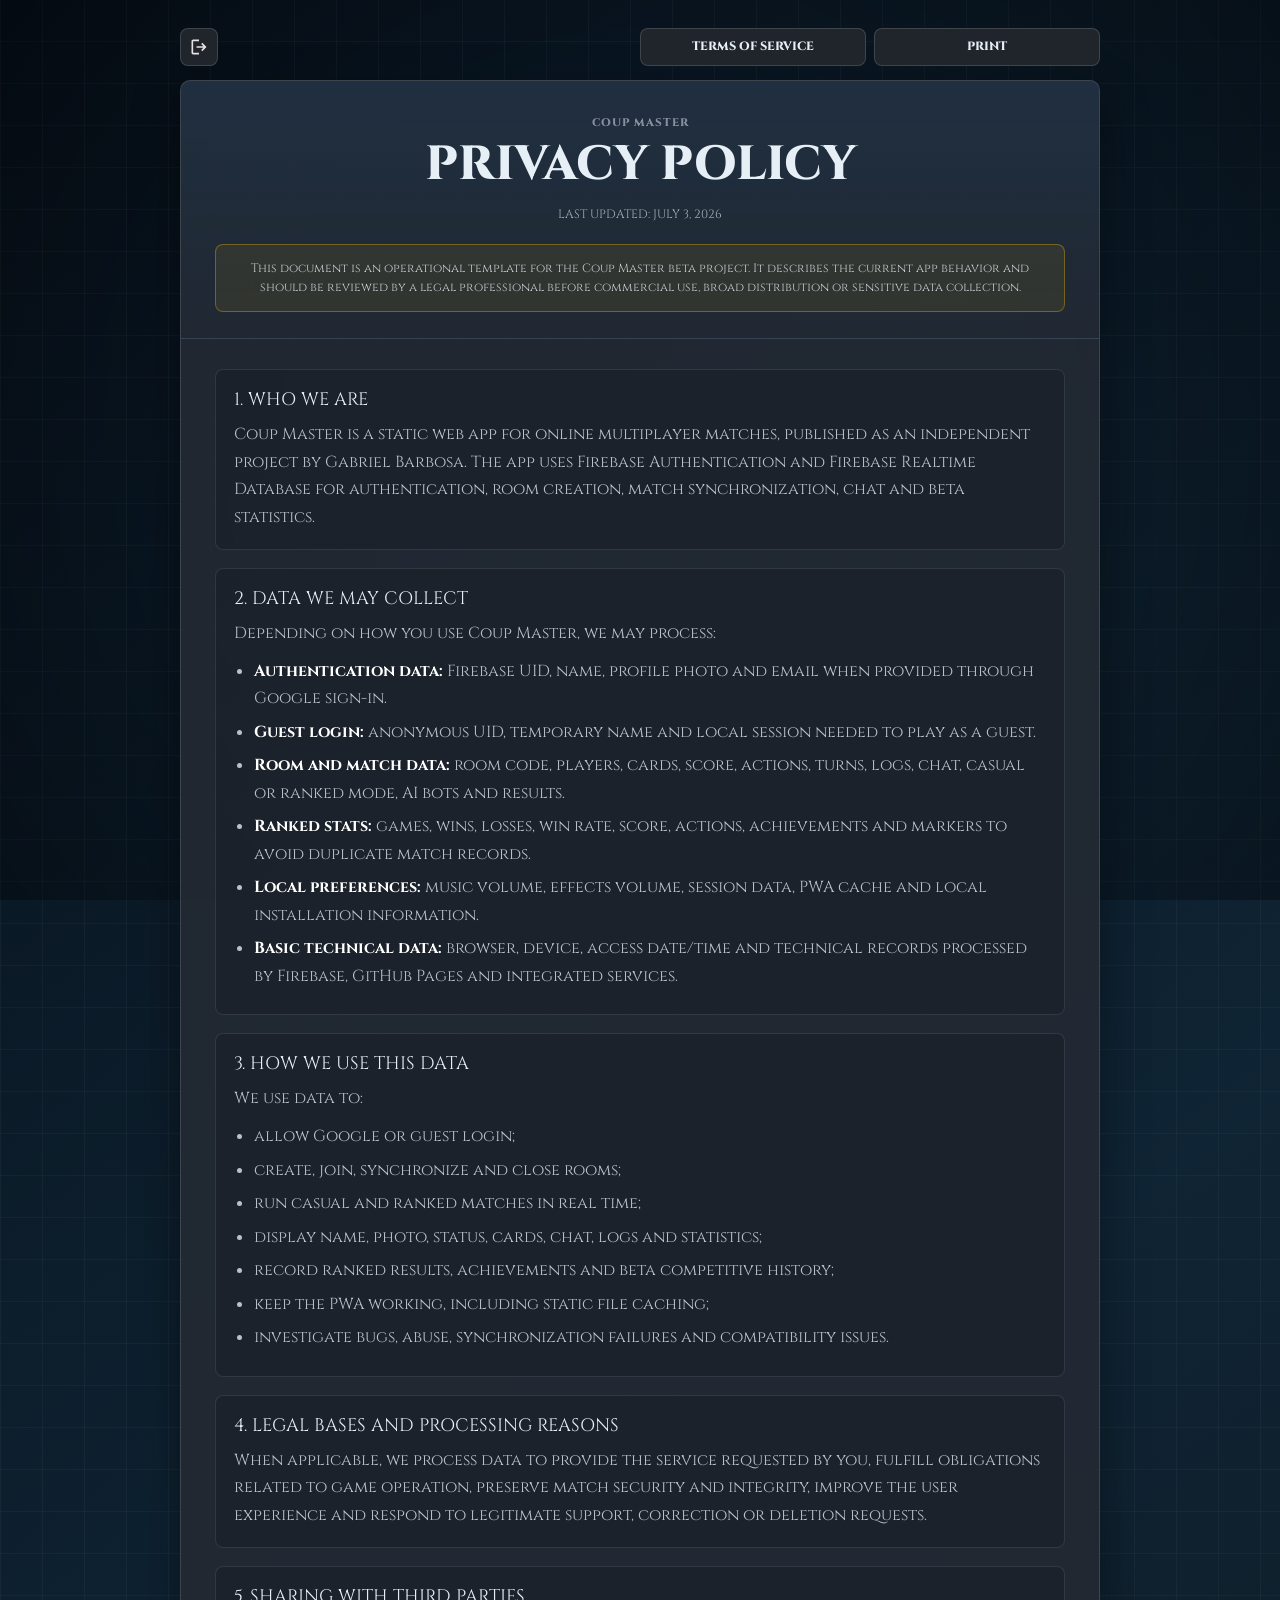
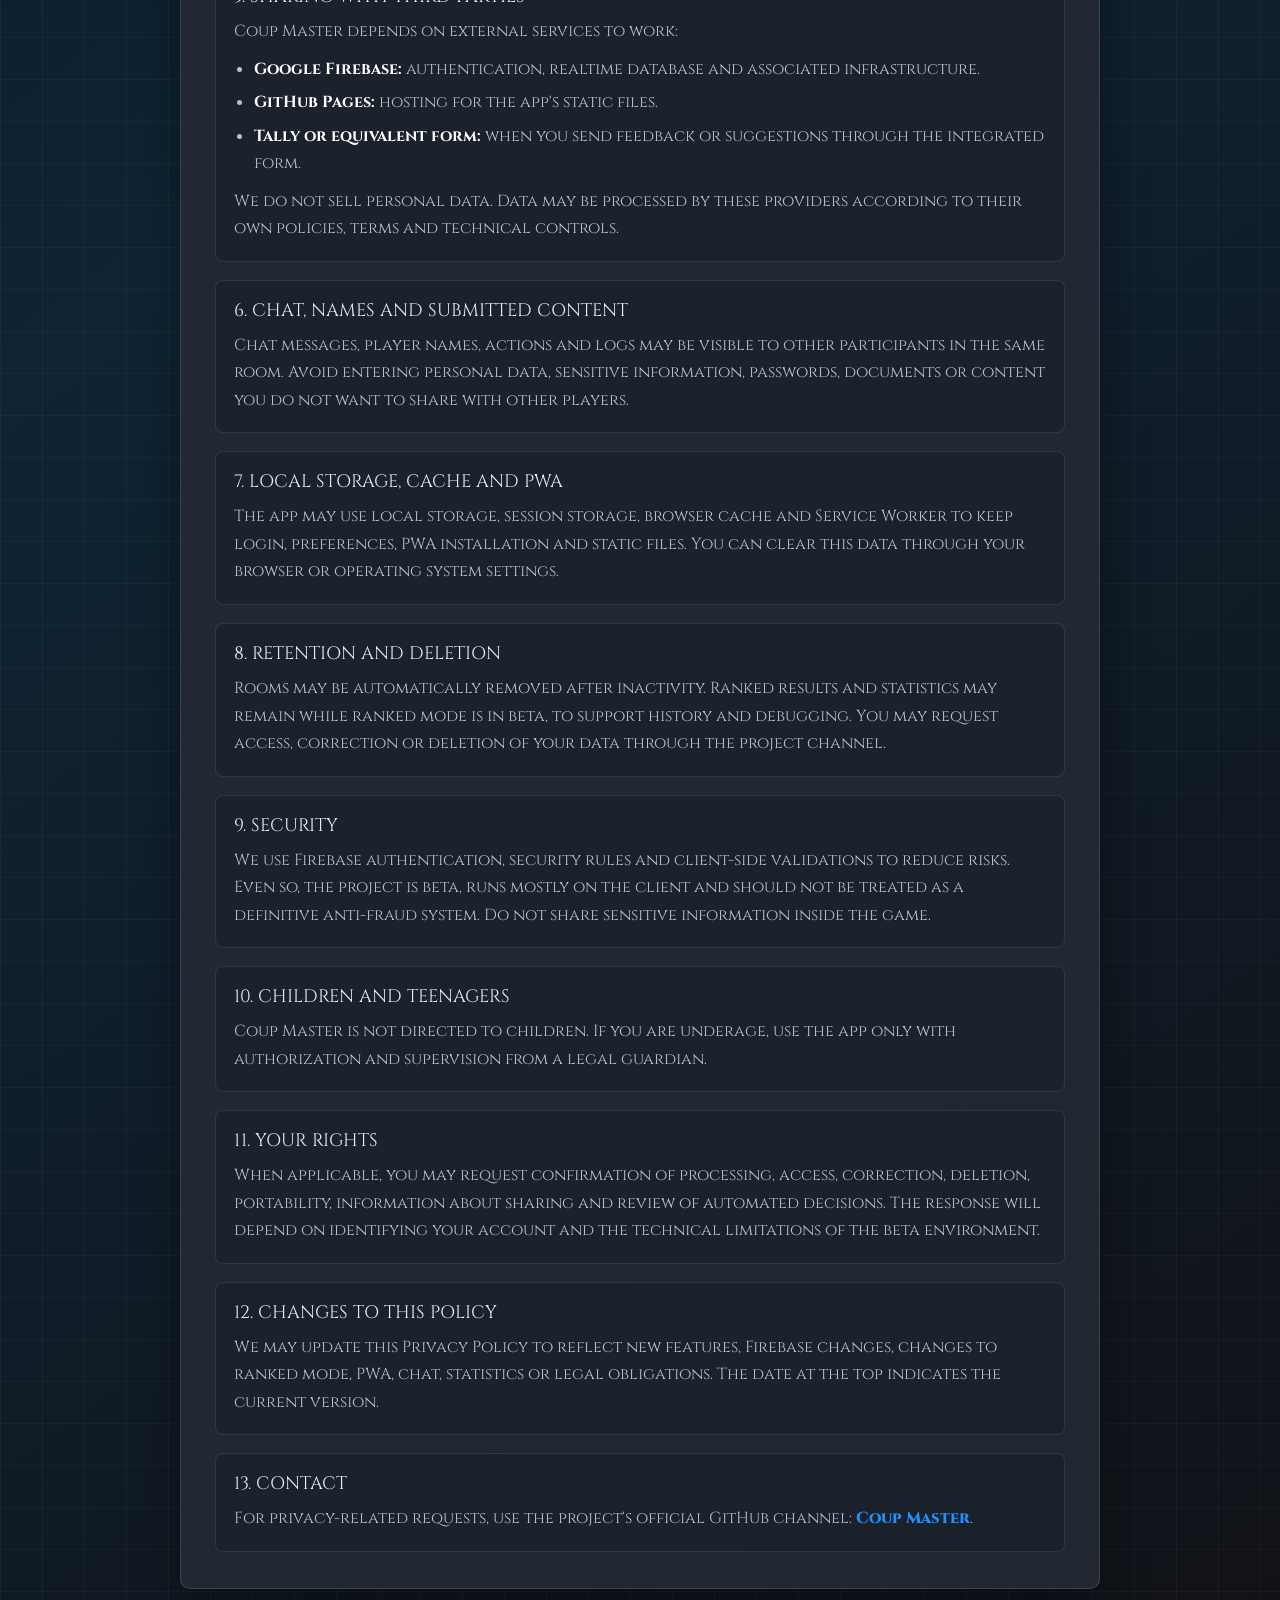
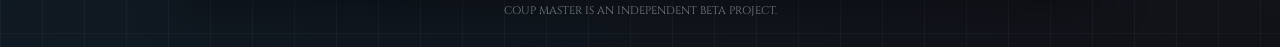
<file: legal/privacy.html>
<!doctype html>
<html lang="pt-BR" data-i18n-title="legal.privacy.title">

<head>
    <meta charset="utf-8" />
    <meta name="viewport" content="width=device-width,initial-scale=1" />
    <base href="../">
    <meta name="color-scheme" content="dark">

    <title>Política de Privacidade | Coup Master</title>
    <link rel="manifest" href="manifest.webmanifest?v=custom-logo-v4">
    <link rel="icon" href="/assets/img/logo/favicon-coup-master-circulo.png?v=custom-logo-v4" type="image/png">
    <link rel="icon" href="/assets/img/logo/coup-master-circulo-192x192.png?v=custom-logo-v4" type="image/png" sizes="192x192">
    <link rel="apple-touch-icon" href="/assets/img/logo/coup-master-circulo-192x192.png?v=custom-logo-v4">
    <link rel="canonical" href="https://coupmaster.com.br/legal/privacy.html" />

    <meta name="description"
        content="Política de Privacidade do Coup Master: entenda quais dados são usados para login, salas, partidas, chat, PWA e estatísticas ranqueadas."
        data-i18n-content="legal.privacy.metaDescription"
       >
    <meta name="author" content="Gabriel Barbosa">
    <meta name="theme-color" content="#14171e">
    <meta property="og:type" content="website">
    <meta property="og:url" content="https://coupmaster.com.br/legal/privacy.html">
    <meta property="og:title" content="Política de Privacidade | Coup Master" data-i18n-content="legal.privacy.title">
    <meta property="og:description" content="Como o Coup Master trata dados de login, sala, chat, partidas e estatísticas." data-i18n-content="legal.privacy.ogDescription">
    <meta property="og:image" content="https://coupmaster.com.br/assets/img/logo/favicon-coup-master.png">

    <link rel="preconnect" href="https://fonts.googleapis.com">
    <link rel="preconnect" href="https://fonts.gstatic.com" crossorigin>
    <link href="https://fonts.googleapis.com/css2?family=Cinzel:wght@400..900&display=swap" rel="stylesheet">
    <script src="js/i18n/initial-language.js?v=i18n-v7"></script>
    <style>
        html[data-i18n-pending="true"] body.legal-page .legal-shell {
            opacity: 0;
            visibility: hidden;
        }
    </style>
    <link rel="preload" href="assets/fonts/tilda-script-bold.woff2" as="font" type="font/woff2" crossorigin>

    <link rel="stylesheet" href="css/lobby.css?v=flat-lobby-controls-v2">
    <link rel="stylesheet" href="css/legal.css?v=legal-i18n-v1">
    <link rel="stylesheet" href="css/compat.css?v=samsung-compat-v1">
</head>

<body class="legal-page">
    <main class="legal-shell">
        <nav class="legal-nav" aria-label="Navegação legal" data-i18n-aria-label="cm:bGVnYWwubmF2TGFiZWw">
            <a class="legal-back legal-back-icon" href="lobby.html" aria-label="Voltar ao lobby" title="Voltar ao lobby"
                data-i18n-aria-label="cm:bGVnYWwuYmFja1RvTG9iYnk">
                <img src="assets/img/icons/logout.svg" alt="" aria-hidden="true">
            </a>
            <div class="legal-nav-group">
                <a class="legal-nav-link" href="legal/terms.html" data-i18n="cm:bGVnYWwudGVybXMuaGVhZGluZw">Termos de Serviço</a>
                <button class="legal-print" type="button" onclick="window.print()" data-i18n="cm:bGVnYWwucHJpbnQ">Imprimir</button>
            </div>
        </nav>

        <article class="legal-card">
            <header class="legal-hero">
                <span class="legal-kicker">Coup Master</span>
                <h1 data-i18n="cm:bGVnYWwucHJpdmFjeS5oZWFkaW5n">Política de Privacidade</h1>
                <p class="legal-updated" data-i18n="cm:bGVnYWwubGFzdFVwZGF0ZWQ">Última atualização: 03 de julho de 2026</p>
                <p class="legal-disclaimer" data-i18n="cm:bGVnYWwucHJpdmFjeS5kaXNjbGFpbWVy">
                    Este documento é um modelo operacional para o projeto Coup Master em fase beta. Ele descreve o
                    funcionamento atual do app e deve ser revisado por profissional jurídico antes de uso comercial,
                    distribuição ampla ou coleta de dados sensíveis.
                </p>
            </header>

            <div class="legal-document" data-allow-select="true">
                <section class="legal-section">
                    <h2 data-i18n="cm:bGVnYWwucHJpdmFjeS5zMVRpdGxl">1. Quem Somos</h2>
                    <p data-i18n="cm:bGVnYWwucHJpdmFjeS5zMVRleHQ">
                        O Coup Master é um aplicativo web estático de jogo multiplayer online, publicado como projeto
                        independente por Gabriel Barbosa. O app usa Firebase Authentication e Firebase Realtime Database
                        para autenticação, criação de salas, sincronização de partidas, chat e estatísticas beta.
                    </p>
                </section>

                <section class="legal-section">
                    <h2 data-i18n="cm:bGVnYWwucHJpdmFjeS5zMlRpdGxl">2. Dados Que Podemos Coletar</h2>
                    <p data-i18n="cm:bGVnYWwucHJpdmFjeS5zMkludHJv">Dependendo de como você usa o Coup Master, podemos tratar:</p>
                    <ul>
                        <li><strong data-i18n="cm:bGVnYWwucHJpdmFjeS5hdXRoRGF0YUxhYmVs">Dados de autenticação:</strong> <span data-i18n="cm:bGVnYWwucHJpdmFjeS5hdXRoRGF0YVRleHQ">UID do Firebase, nome, foto de perfil e e-mail quando fornecidos pelo login Google.</span></li>
                        <li><strong data-i18n="cm:bGVnYWwucHJpdmFjeS5ndWVzdExvZ2luTGFiZWw">Login visitante:</strong> <span data-i18n="cm:bGVnYWwucHJpdmFjeS5ndWVzdExvZ2luVGV4dA">UID anônimo, nome temporário e sessão local necessários para jogar como visitante.</span></li>
                        <li><strong data-i18n="cm:bGVnYWwucHJpdmFjeS5yb29tRGF0YUxhYmVs">Dados de sala e partida:</strong> <span data-i18n="cm:bGVnYWwucHJpdmFjeS5yb29tRGF0YVRleHQ">código da sala, jogadores, cartas, pontuação, ações, turnos, logs, chat, modo casual ou ranqueado, bots IA e resultados.</span></li>
                        <li><strong data-i18n="cm:bGVnYWwucHJpdmFjeS5yYW5rZWRTdGF0c0xhYmVs">Estatísticas ranqueadas:</strong> <span data-i18n="cm:bGVnYWwucHJpdmFjeS5yYW5rZWRTdGF0c1RleHQ">jogos, vitórias, derrotas, taxa de vitória, pontuação, ações, conquistas e marcadores para evitar duplicidade de partidas.</span></li>
                        <li><strong data-i18n="cm:bGVnYWwucHJpdmFjeS5sb2NhbFByZWZzTGFiZWw">Preferências locais:</strong> <span data-i18n="cm:bGVnYWwucHJpdmFjeS5sb2NhbFByZWZzVGV4dA">volume de música, volume de efeitos, dados de sessão, cache do PWA e informações de instalação local.</span></li>
                        <li><strong data-i18n="cm:bGVnYWwucHJpdmFjeS50ZWNoRGF0YUxhYmVs">Dados técnicos básicos:</strong> <span data-i18n="cm:bGVnYWwucHJpdmFjeS50ZWNoRGF0YVRleHQ">informações de navegador, dispositivo, data/hora de acesso e registros técnicos processados por Firebase, GitHub Pages e serviços integrados.</span></li>
                    </ul>
                </section>

                <section class="legal-section">
                    <h2 data-i18n="cm:bGVnYWwucHJpdmFjeS5zM1RpdGxl">3. Como Usamos Esses Dados</h2>
                    <p data-i18n="cm:bGVnYWwucHJpdmFjeS5zM0ludHJv">Usamos os dados para:</p>
                    <ul>
                        <li data-i18n="cm:bGVnYWwucHJpdmFjeS51c2VMb2dpbg">permitir login com Google ou visitante;</li>
                        <li data-i18n="cm:bGVnYWwucHJpdmFjeS51c2VSb29tcw">criar, entrar, sincronizar e encerrar salas;</li>
                        <li data-i18n="cm:bGVnYWwucHJpdmFjeS51c2VNYXRjaGVz">executar partidas casuais e ranqueadas em tempo real;</li>
                        <li data-i18n="cm:bGVnYWwucHJpdmFjeS51c2VEaXNwbGF5">exibir nome, foto, status, cartas, chat, logs e estatísticas;</li>
                        <li data-i18n="cm:bGVnYWwucHJpdmFjeS51c2VTdGF0cw">registrar resultados ranqueados, conquistas e histórico competitivo beta;</li>
                        <li data-i18n="cm:bGVnYWwucHJpdmFjeS51c2VQd2E">manter o PWA funcionando, inclusive com cache de arquivos estáticos;</li>
                        <li data-i18n="cm:bGVnYWwucHJpdmFjeS51c2VEZWJ1Zw">investigar bugs, abusos, falhas de sincronização e problemas de compatibilidade.</li>
                    </ul>
                </section>

                <section class="legal-section">
                    <h2 data-i18n="cm:bGVnYWwucHJpdmFjeS5zNFRpdGxl">4. Bases e Justificativas de Tratamento</h2>
                    <p data-i18n="cm:bGVnYWwucHJpdmFjeS5zNFRleHQ">
                        Quando aplicável, tratamos dados para executar o serviço solicitado por você, cumprir obrigações
                        relacionadas ao funcionamento do jogo, preservar segurança e integridade das partidas, melhorar
                        a experiência do usuário e atender solicitações legítimas de suporte, correção ou exclusão.
                    </p>
                </section>

                <section class="legal-section">
                    <h2 data-i18n="cm:bGVnYWwucHJpdmFjeS5zNVRpdGxl">5. Compartilhamento Com Terceiros</h2>
                    <p data-i18n="cm:bGVnYWwucHJpdmFjeS5zNUludHJv">O Coup Master depende de serviços externos para funcionar:</p>
                    <ul>
                        <li><strong data-i18n="cm:bGVnYWwucHJpdmFjeS5maXJlYmFzZUxhYmVs">Google Firebase:</strong> <span data-i18n="cm:bGVnYWwucHJpdmFjeS5maXJlYmFzZVRleHQ">autenticação, banco de dados em tempo real e infraestrutura associada.</span></li>
                        <li><strong data-i18n="cm:bGVnYWwucHJpdmFjeS5naXRodWJMYWJlbA">GitHub Pages:</strong> <span data-i18n="cm:bGVnYWwucHJpdmFjeS5naXRodWJUZXh0">hospedagem dos arquivos estáticos do app.</span></li>
                        <li><strong data-i18n="cm:bGVnYWwucHJpdmFjeS50YWxseUxhYmVs">Tally ou formulário equivalente:</strong> <span data-i18n="cm:bGVnYWwucHJpdmFjeS50YWxseVRleHQ">quando você envia feedback ou sugestões pelo formulário integrado.</span></li>
                    </ul>
                    <p data-i18n="cm:bGVnYWwucHJpdmFjeS5zNVRleHQ">
                        Não vendemos dados pessoais. Dados podem ser processados por esses provedores conforme suas
                        próprias políticas, termos e controles técnicos.
                    </p>
                </section>

                <section class="legal-section">
                    <h2 data-i18n="cm:bGVnYWwucHJpdmFjeS5zNlRpdGxl">6. Chat, Nomes e Conteúdo Enviado</h2>
                    <p data-i18n="cm:bGVnYWwucHJpdmFjeS5zNlRleHQ">
                        Mensagens de chat, nomes de jogador, ações e logs podem ficar visíveis para outros participantes
                        da mesma sala. Evite inserir dados pessoais, informações sensíveis, senhas, documentos ou
                        conteúdo que você não queira compartilhar com os demais jogadores.
                    </p>
                </section>

                <section class="legal-section">
                    <h2 data-i18n="cm:bGVnYWwucHJpdmFjeS5zN1RpdGxl">7. Armazenamento Local, Cache e PWA</h2>
                    <p data-i18n="cm:bGVnYWwucHJpdmFjeS5zN1RleHQ">
                        O app pode usar armazenamento local, armazenamento de sessão, cache do navegador e Service Worker
                        para manter login, preferências, instalação PWA e arquivos estáticos. Você pode limpar esses dados
                        pelas configurações do navegador ou do sistema operacional.
                    </p>
                </section>

                <section class="legal-section">
                    <h2 data-i18n="cm:bGVnYWwucHJpdmFjeS5zOFRpdGxl">8. Retenção e Exclusão</h2>
                    <p data-i18n="cm:bGVnYWwucHJpdmFjeS5zOFRleHQ">
                        Salas podem ser removidas automaticamente após inatividade. Resultados e estatísticas ranqueadas
                        podem permanecer enquanto o modo ranqueado estiver em beta, para permitir histórico e depuração.
                        Você pode solicitar acesso, correção ou exclusão dos seus dados pelo canal do projeto.
                    </p>
                </section>

                <section class="legal-section">
                    <h2 data-i18n="cm:bGVnYWwucHJpdmFjeS5zOVRpdGxl">9. Segurança</h2>
                    <p data-i18n="cm:bGVnYWwucHJpdmFjeS5zOVRleHQ">
                        Usamos autenticação Firebase, regras de segurança e validações client-side para reduzir riscos.
                        Ainda assim, o projeto é beta, roda majoritariamente no cliente e não deve ser tratado como sistema
                        antifraude definitivo. Não compartilhe informações sensíveis dentro do jogo.
                    </p>
                </section>

                <section class="legal-section">
                    <h2 data-i18n="cm:bGVnYWwucHJpdmFjeS5zMTBUaXRsZQ">10. Crianças e Adolescentes</h2>
                    <p data-i18n="cm:bGVnYWwucHJpdmFjeS5zMTBUZXh0">
                        O Coup Master não é direcionado a crianças. Se você for menor de idade, use o app somente com
                        autorização e acompanhamento de responsável legal.
                    </p>
                </section>

                <section class="legal-section">
                    <h2 data-i18n="cm:bGVnYWwucHJpdmFjeS5zMTFUaXRsZQ">11. Seus Direitos</h2>
                    <p data-i18n="cm:bGVnYWwucHJpdmFjeS5zMTFUZXh0">
                        Quando aplicável, você pode solicitar confirmação de tratamento, acesso, correção, exclusão,
                        portabilidade, informação sobre compartilhamento e revisão de decisões automatizadas. A resposta
                        dependerá da identificação da sua conta e das limitações técnicas do ambiente beta.
                    </p>
                </section>

                <section class="legal-section">
                    <h2 data-i18n="cm:bGVnYWwucHJpdmFjeS5zMTJUaXRsZQ">12. Alterações Nesta Política</h2>
                    <p data-i18n="cm:bGVnYWwucHJpdmFjeS5zMTJUZXh0">
                        Podemos atualizar esta Política de Privacidade para refletir novas funções, mudanças no Firebase,
                        alterações no modo ranqueado, PWA, chat, estatísticas ou obrigações legais. A data no topo indica
                        a versão vigente.
                    </p>
                </section>

                <section class="legal-section">
                    <h2 data-i18n="cm:bGVnYWwucHJpdmFjeS5zMTNUaXRsZQ">13. Contato</h2>
                    <p>
                        <span data-i18n="cm:bGVnYWwucHJpdmFjeS5jb250YWN0VGV4dA">Para solicitações relacionadas a privacidade, use o canal oficial do projeto no GitHub:</span>
                        <a class="legal-contact" href="https://github.com/GabrielBarbosa0/Coup-Master" target="_blank" rel="noopener">Coup Master</a>.
                    </p>
                </section>
            </div>
        </article>

        <p class="legal-footer-note" data-i18n="cm:bGVnYWwuZm9vdGVy">Coup Master é um projeto independente em beta.</p>
    </main>

    <div class="vignette"></div>
    <script src="js/i18n/language-service.js?v=i18n-v7" defer></script>
</body>

</html>
</file>
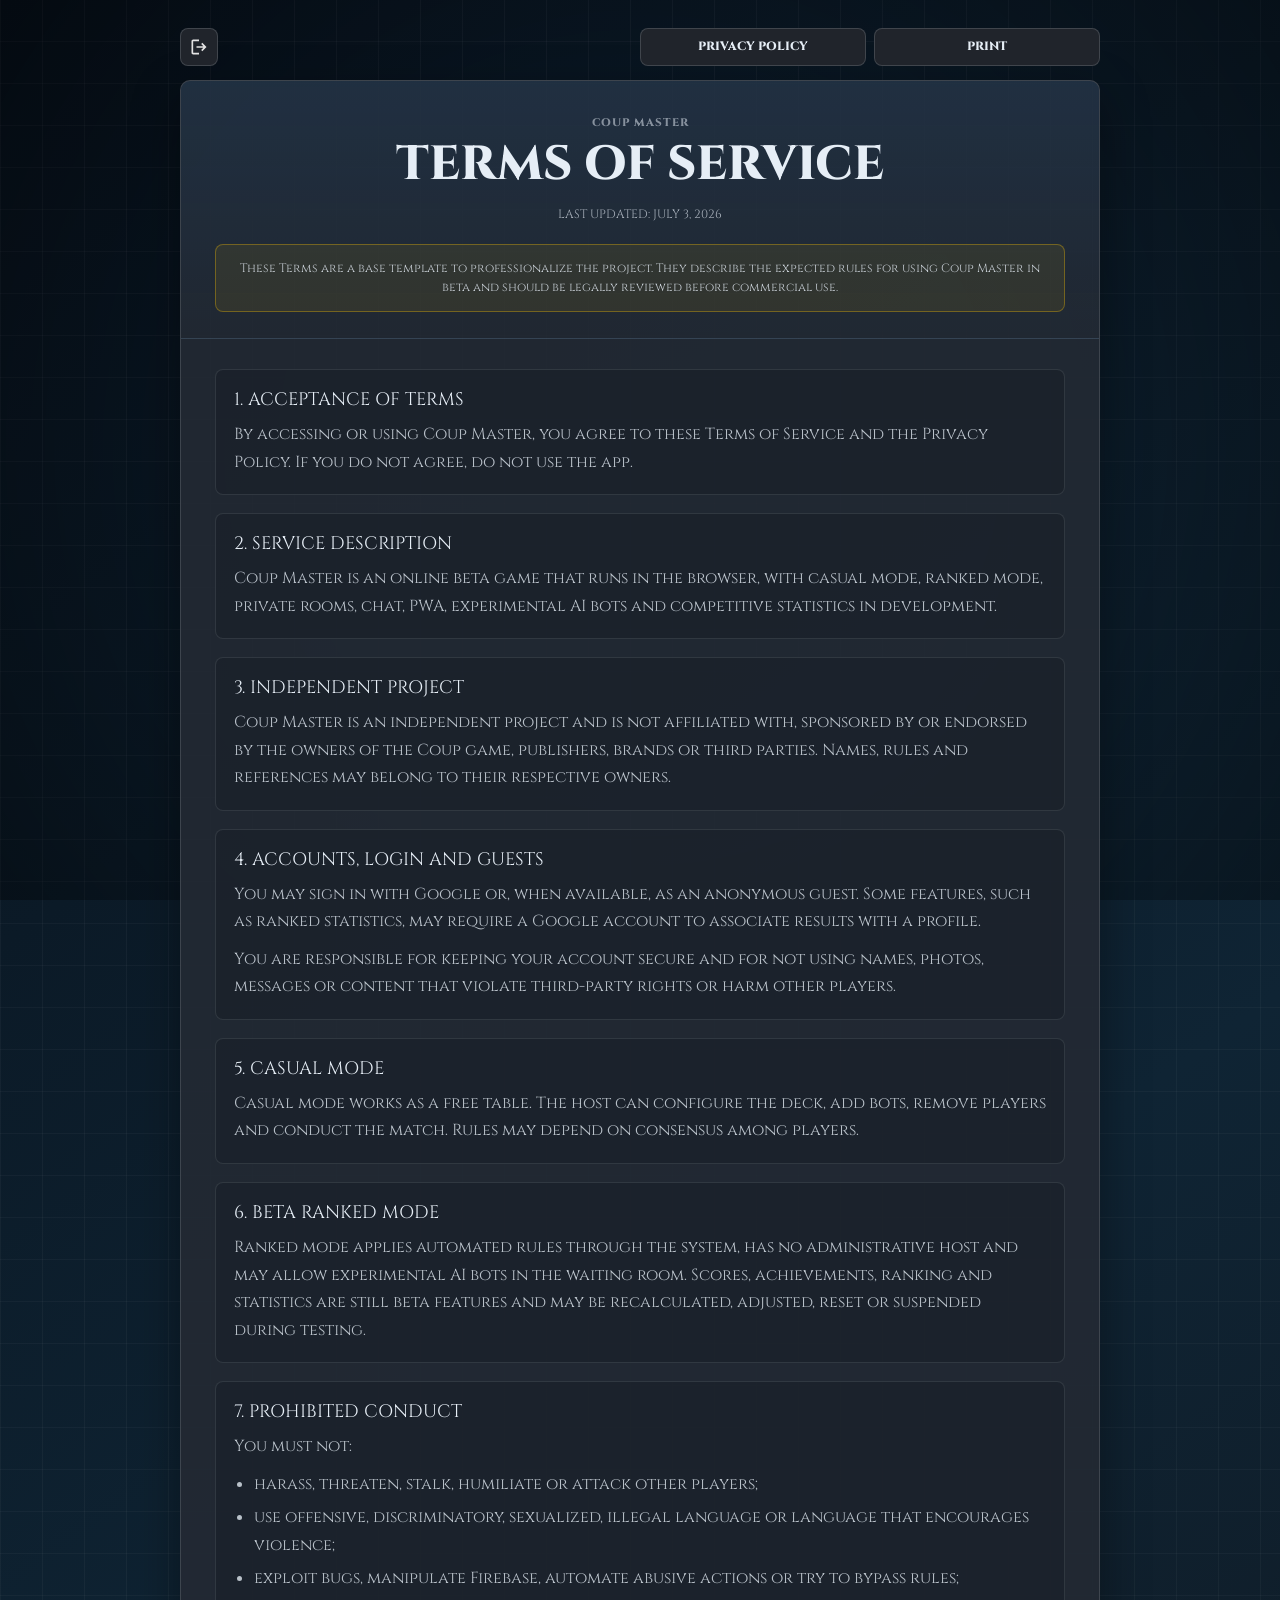
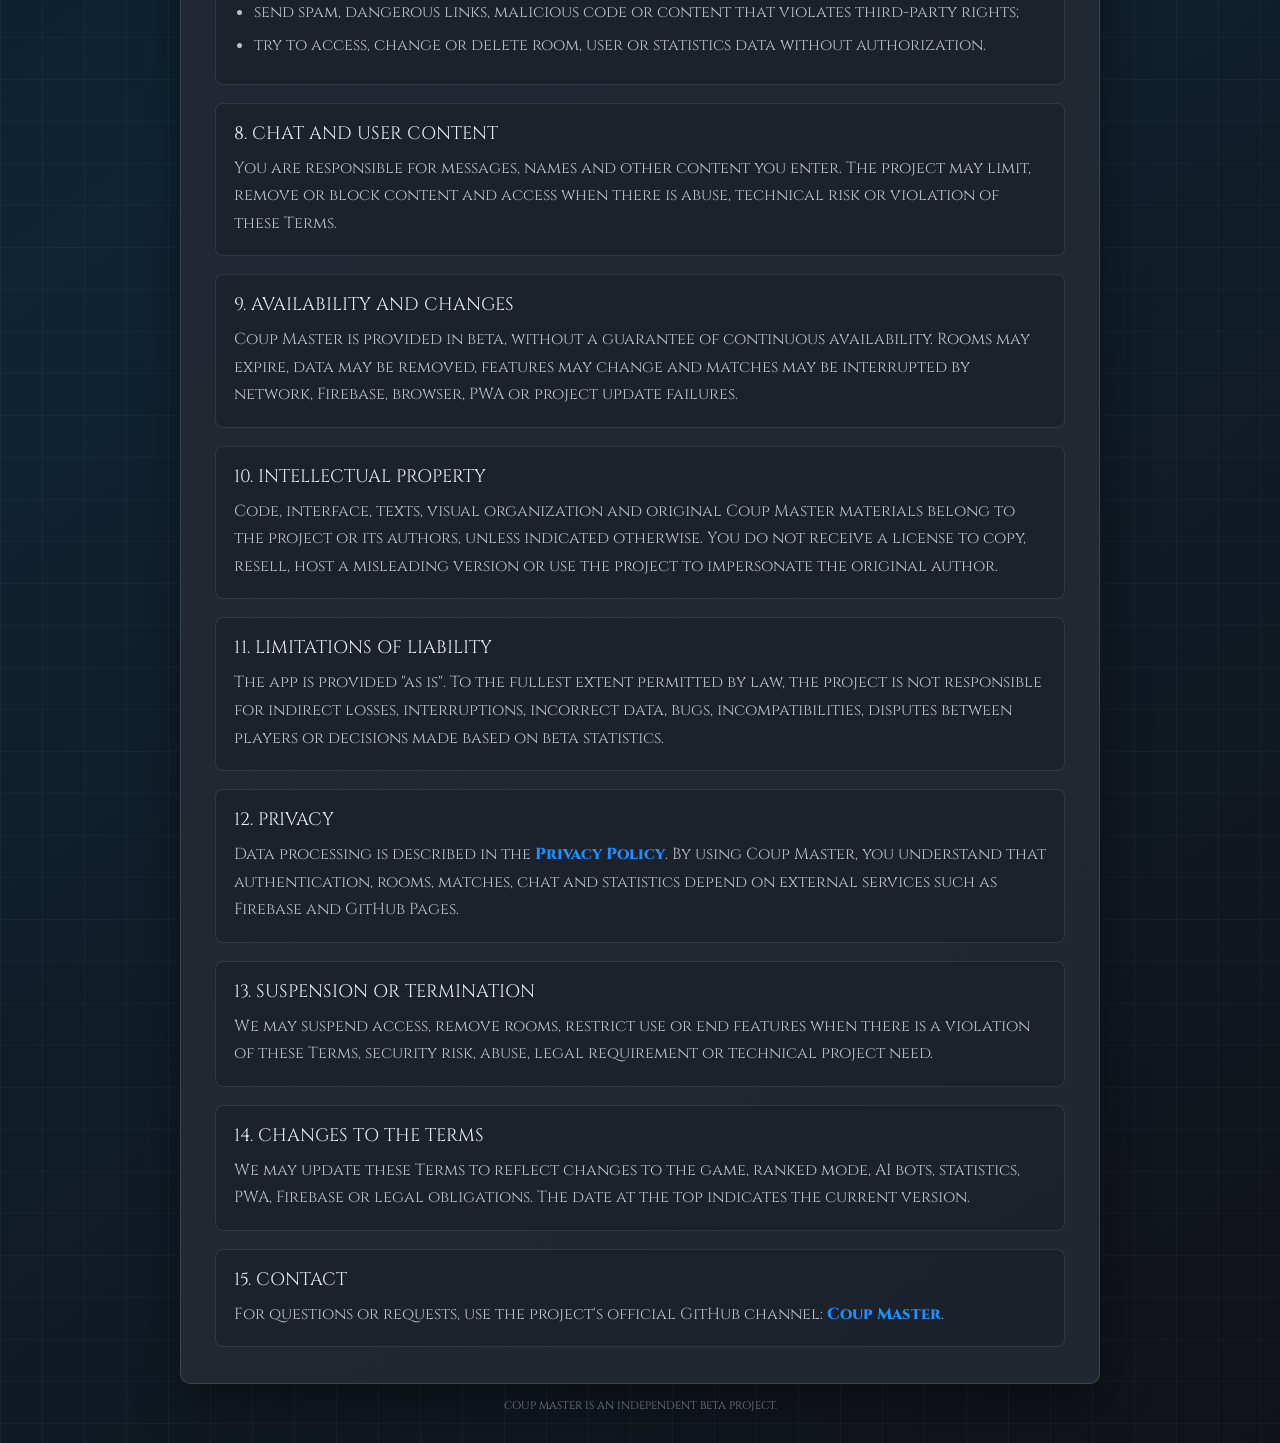
<file: legal/terms.html>
<!doctype html>
<html lang="pt-BR" data-i18n-title="legal.terms.title">

<head>
    <meta charset="utf-8" />
    <meta name="viewport" content="width=device-width,initial-scale=1" />
    <base href="../">
    <meta name="color-scheme" content="dark">

    <title>Termos de Serviço | Coup Master</title>
    <link rel="manifest" href="manifest.webmanifest?v=custom-logo-v4">
    <link rel="icon" href="/assets/img/logo/favicon-coup-master-circulo.png?v=custom-logo-v4" type="image/png">
    <link rel="icon" href="/assets/img/logo/coup-master-circulo-192x192.png?v=custom-logo-v4" type="image/png" sizes="192x192">
    <link rel="apple-touch-icon" href="/assets/img/logo/coup-master-circulo-192x192.png?v=custom-logo-v4">
    <link rel="canonical" href="https://coupmaster.com.br/legal/terms.html" />

    <meta name="description"
        content="Termos de Serviço do Coup Master: regras de uso, contas, partidas, modo ranqueado beta, bots IA, chat e limitações do projeto."
        data-i18n-content="legal.terms.metaDescription"
       >
    <meta name="author" content="Gabriel Barbosa">
    <meta name="theme-color" content="#14171e">
    <meta property="og:type" content="website">
    <meta property="og:url" content="https://coupmaster.com.br/legal/terms.html">
    <meta property="og:title" content="Termos de Serviço | Coup Master" data-i18n-content="legal.terms.title">
    <meta property="og:description" content="Regras de uso do Coup Master para partidas casuais e ranqueadas." data-i18n-content="legal.terms.ogDescription">
    <meta property="og:image" content="https://coupmaster.com.br/assets/img/logo/favicon-coup-master.png">

    <link rel="preconnect" href="https://fonts.googleapis.com">
    <link rel="preconnect" href="https://fonts.gstatic.com" crossorigin>
    <link href="https://fonts.googleapis.com/css2?family=Cinzel:wght@400..900&display=swap" rel="stylesheet">
    <script src="js/i18n/initial-language.js?v=i18n-v7"></script>
    <style>
        html[data-i18n-pending="true"] body.legal-page .legal-shell {
            opacity: 0;
            visibility: hidden;
        }
    </style>
    <link rel="preload" href="assets/fonts/tilda-script-bold.woff2" as="font" type="font/woff2" crossorigin>

    <link rel="stylesheet" href="css/lobby.css?v=flat-lobby-controls-v2">
    <link rel="stylesheet" href="css/legal.css?v=legal-i18n-v1">
    <link rel="stylesheet" href="css/compat.css?v=samsung-compat-v1">
</head>

<body class="legal-page">
    <main class="legal-shell">
        <nav class="legal-nav" aria-label="Navegação legal" data-i18n-aria-label="cm:bGVnYWwubmF2TGFiZWw">
            <a class="legal-back legal-back-icon" href="lobby.html" aria-label="Voltar ao lobby" title="Voltar ao lobby"
                data-i18n-aria-label="cm:bGVnYWwuYmFja1RvTG9iYnk">
                <img src="assets/img/icons/logout.svg" alt="" aria-hidden="true">
            </a>
            <div class="legal-nav-group">
                <a class="legal-nav-link" href="legal/privacy.html" data-i18n="cm:bGVnYWwucHJpdmFjeS5oZWFkaW5n">Política de Privacidade</a>
                <button class="legal-print" type="button" onclick="window.print()" data-i18n="cm:bGVnYWwucHJpbnQ">Imprimir</button>
            </div>
        </nav>

        <article class="legal-card">
            <header class="legal-hero">
                <span class="legal-kicker">Coup Master</span>
                <h1 data-i18n="cm:bGVnYWwudGVybXMuaGVhZGluZw">Termos de Serviço</h1>
                <p class="legal-updated" data-i18n="cm:bGVnYWwubGFzdFVwZGF0ZWQ">Última atualização: 03 de julho de 2026</p>
                <p class="legal-disclaimer" data-i18n="cm:bGVnYWwudGVybXMuZGlzY2xhaW1lcg">
                    Estes Termos são um modelo base para profissionalizar o projeto. Eles descrevem as regras esperadas
                    de uso do Coup Master em beta e devem ser revisados juridicamente antes de uso comercial.
                </p>
            </header>

            <div class="legal-document" data-allow-select="true">
                <section class="legal-section">
                    <h2 data-i18n="cm:bGVnYWwudGVybXMuczFUaXRsZQ">1. Aceitação dos Termos</h2>
                    <p data-i18n="cm:bGVnYWwudGVybXMuczFUZXh0">
                        Ao acessar ou usar o Coup Master, você concorda com estes Termos de Serviço e com a Política de
                        Privacidade. Se você não concordar, não use o app.
                    </p>
                </section>

                <section class="legal-section">
                    <h2 data-i18n="cm:bGVnYWwudGVybXMuczJUaXRsZQ">2. Descrição do Serviço</h2>
                    <p data-i18n="cm:bGVnYWwudGVybXMuczJUZXh0">
                        O Coup Master é um jogo online em beta, executado no navegador, com modo casual, modo ranqueado,
                        salas privadas, chat, PWA, bots IA experimentais e estatísticas competitivas em desenvolvimento.
                    </p>
                </section>

                <section class="legal-section">
                    <h2 data-i18n="cm:bGVnYWwudGVybXMuczNUaXRsZQ">3. Projeto Independente</h2>
                    <p data-i18n="cm:bGVnYWwudGVybXMuczNUZXh0">
                        O Coup Master é um projeto independente e não é afiliado, patrocinado ou endossado por titulares
                        do jogo Coup, editoras, marcas ou terceiros. Nomes, regras e referências podem pertencer a seus
                        respectivos titulares.
                    </p>
                </section>

                <section class="legal-section">
                    <h2 data-i18n="cm:bGVnYWwudGVybXMuczRUaXRsZQ">4. Contas, Login e Visitantes</h2>
                    <p data-i18n="cm:bGVnYWwudGVybXMuczRUZXh0MQ">
                        Você pode entrar com Google ou, quando disponível, como visitante anônimo. Algumas funções, como
                        estatísticas ranqueadas, podem exigir conta Google para associar resultados a um perfil.
                    </p>
                    <p data-i18n="cm:bGVnYWwudGVybXMuczRUZXh0Mg">
                        Você é responsável por manter sua conta segura e por não usar nomes, fotos, mensagens ou conteúdo
                        que violem direitos de terceiros ou prejudiquem outros jogadores.
                    </p>
                </section>

                <section class="legal-section">
                    <h2 data-i18n="cm:bGVnYWwudGVybXMuczVUaXRsZQ">5. Modo Casual</h2>
                    <p data-i18n="cm:bGVnYWwudGVybXMuczVUZXh0">
                        O modo casual funciona como uma mesa livre. O host pode configurar baralho, adicionar bots,
                        remover jogadores e conduzir a partida. As regras podem depender de consenso entre os jogadores.
                    </p>
                </section>

                <section class="legal-section">
                    <h2 data-i18n="cm:bGVnYWwudGVybXMuczZUaXRsZQ">6. Modo Ranqueado Beta</h2>
                    <p data-i18n="cm:bGVnYWwudGVybXMuczZUZXh0">
                        O modo ranqueado aplica regras automatizadas pelo sistema, não possui host administrativo e pode
                        permitir bots IA experimentais na sala de espera. Pontuações, conquistas, ranking e estatísticas
                        ainda são recursos beta e podem ser recalculados, ajustados, zerados ou suspensos durante testes.
                    </p>
                </section>

                <section class="legal-section">
                    <h2 data-i18n="cm:bGVnYWwudGVybXMuczdUaXRsZQ">7. Conduta Proibida</h2>
                    <p data-i18n="cm:bGVnYWwudGVybXMuczdJbnRybw">Você não deve:</p>
                    <ul>
                        <li data-i18n="cm:bGVnYWwudGVybXMuY29uZHVjdEhhcmFzcw">assediar, ameaçar, perseguir, humilhar ou atacar outros jogadores;</li>
                        <li data-i18n="cm:bGVnYWwudGVybXMuY29uZHVjdE9mZmVuc2l2ZQ">usar linguagem ofensiva, discriminatória, sexualizada, ilegal ou que incentive violência;</li>
                        <li data-i18n="cm:bGVnYWwudGVybXMuY29uZHVjdEV4cGxvaXQ">explorar bugs, manipular Firebase, automatizar ações abusivas ou tentar burlar regras;</li>
                        <li data-i18n="cm:bGVnYWwudGVybXMuY29uZHVjdFNwYW0">enviar spam, links perigosos, código malicioso ou conteúdo que viole direitos de terceiros;</li>
                        <li data-i18n="cm:bGVnYWwudGVybXMuY29uZHVjdEFjY2Vzcw">tentar acessar, alterar ou excluir dados de salas, usuários ou estatísticas sem autorização.</li>
                    </ul>
                </section>

                <section class="legal-section">
                    <h2 data-i18n="cm:bGVnYWwudGVybXMuczhUaXRsZQ">8. Chat e Conteúdo de Usuário</h2>
                    <p data-i18n="cm:bGVnYWwudGVybXMuczhUZXh0">
                        Você é responsável por mensagens, nomes e demais conteúdos que inserir. O projeto pode limitar,
                        remover ou bloquear conteúdo e acesso quando houver abuso, risco técnico ou violação destes Termos.
                    </p>
                </section>

                <section class="legal-section">
                    <h2 data-i18n="cm:bGVnYWwudGVybXMuczlUaXRsZQ">9. Disponibilidade e Mudanças</h2>
                    <p data-i18n="cm:bGVnYWwudGVybXMuczlUZXh0">
                        O Coup Master é fornecido em beta, sem garantia de disponibilidade contínua. Salas podem expirar,
                        dados podem ser removidos, recursos podem mudar e partidas podem ser interrompidas por falha de
                        rede, Firebase, navegador, PWA ou atualizações do projeto.
                    </p>
                </section>

                <section class="legal-section">
                    <h2 data-i18n="cm:bGVnYWwudGVybXMuczEwVGl0bGU">10. Propriedade Intelectual</h2>
                    <p data-i18n="cm:bGVnYWwudGVybXMuczEwVGV4dA">
                        Código, interface, textos, organização visual e materiais próprios do Coup Master pertencem ao
                        projeto ou a seus autores, salvo quando indicado de outra forma. Você não recebe licença para
                        copiar, revender, hospedar versão enganosa ou usar o projeto para se passar pelo autor original.
                    </p>
                </section>

                <section class="legal-section">
                    <h2 data-i18n="cm:bGVnYWwudGVybXMuczExVGl0bGU">11. Limitações de Responsabilidade</h2>
                    <p data-i18n="cm:bGVnYWwudGVybXMuczExVGV4dA">
                        O app é fornecido "como está". Na máxima extensão permitida pela lei, o projeto não se responsabiliza
                        por perdas indiretas, interrupções, dados incorretos, bugs, incompatibilidades, disputas entre
                        jogadores ou decisões tomadas com base em estatísticas beta.
                    </p>
                </section>

                <section class="legal-section">
                    <h2 data-i18n="cm:bGVnYWwudGVybXMuczEyVGl0bGU">12. Privacidade</h2>
                    <p>
                        <span data-i18n="cm:bGVnYWwudGVybXMucHJpdmFjeVByZWZpeA">O tratamento de dados é descrito na</span>
                        <a class="legal-contact" href="legal/privacy.html" data-i18n="cm:bGVnYWwucHJpdmFjeS5oZWFkaW5n">Política de Privacidade</a>.
                        <span data-i18n="cm:bGVnYWwudGVybXMucHJpdmFjeVN1ZmZpeA">Ao usar o Coup Master, você entende que autenticação, salas, partidas, chat e estatísticas dependem de serviços externos como Firebase e GitHub Pages.</span>
                    </p>
                </section>

                <section class="legal-section">
                    <h2 data-i18n="cm:bGVnYWwudGVybXMuczEzVGl0bGU">13. Suspensão ou Encerramento</h2>
                    <p data-i18n="cm:bGVnYWwudGVybXMuczEzVGV4dA">
                        Podemos suspender acesso, remover salas, restringir uso ou encerrar recursos quando houver violação
                        destes Termos, risco de segurança, abuso, exigência legal ou necessidade técnica do projeto.
                    </p>
                </section>

                <section class="legal-section">
                    <h2 data-i18n="cm:bGVnYWwudGVybXMuczE0VGl0bGU">14. Alterações dos Termos</h2>
                    <p data-i18n="cm:bGVnYWwudGVybXMuczE0VGV4dA">
                        Podemos atualizar estes Termos para refletir mudanças no jogo, modo ranqueado, bots IA, estatísticas,
                        PWA, Firebase ou obrigações legais. A data no topo indica a versão vigente.
                    </p>
                </section>

                <section class="legal-section">
                    <h2 data-i18n="cm:bGVnYWwudGVybXMuczE1VGl0bGU">15. Contato</h2>
                    <p>
                        <span data-i18n="cm:bGVnYWwudGVybXMuY29udGFjdFRleHQ">Para dúvidas ou solicitações, use o canal oficial do projeto no GitHub:</span>
                        <a class="legal-contact" href="https://github.com/GabrielBarbosa0/Coup-Master" target="_blank" rel="noopener">Coup Master</a>.
                    </p>
                </section>
            </div>
        </article>

        <p class="legal-footer-note" data-i18n="cm:bGVnYWwuZm9vdGVy">Coup Master é um projeto independente em beta.</p>
    </main>

    <div class="vignette"></div>
    <script src="js/i18n/language-service.js?v=i18n-v7" defer></script>
</body>

</html>
</file>
